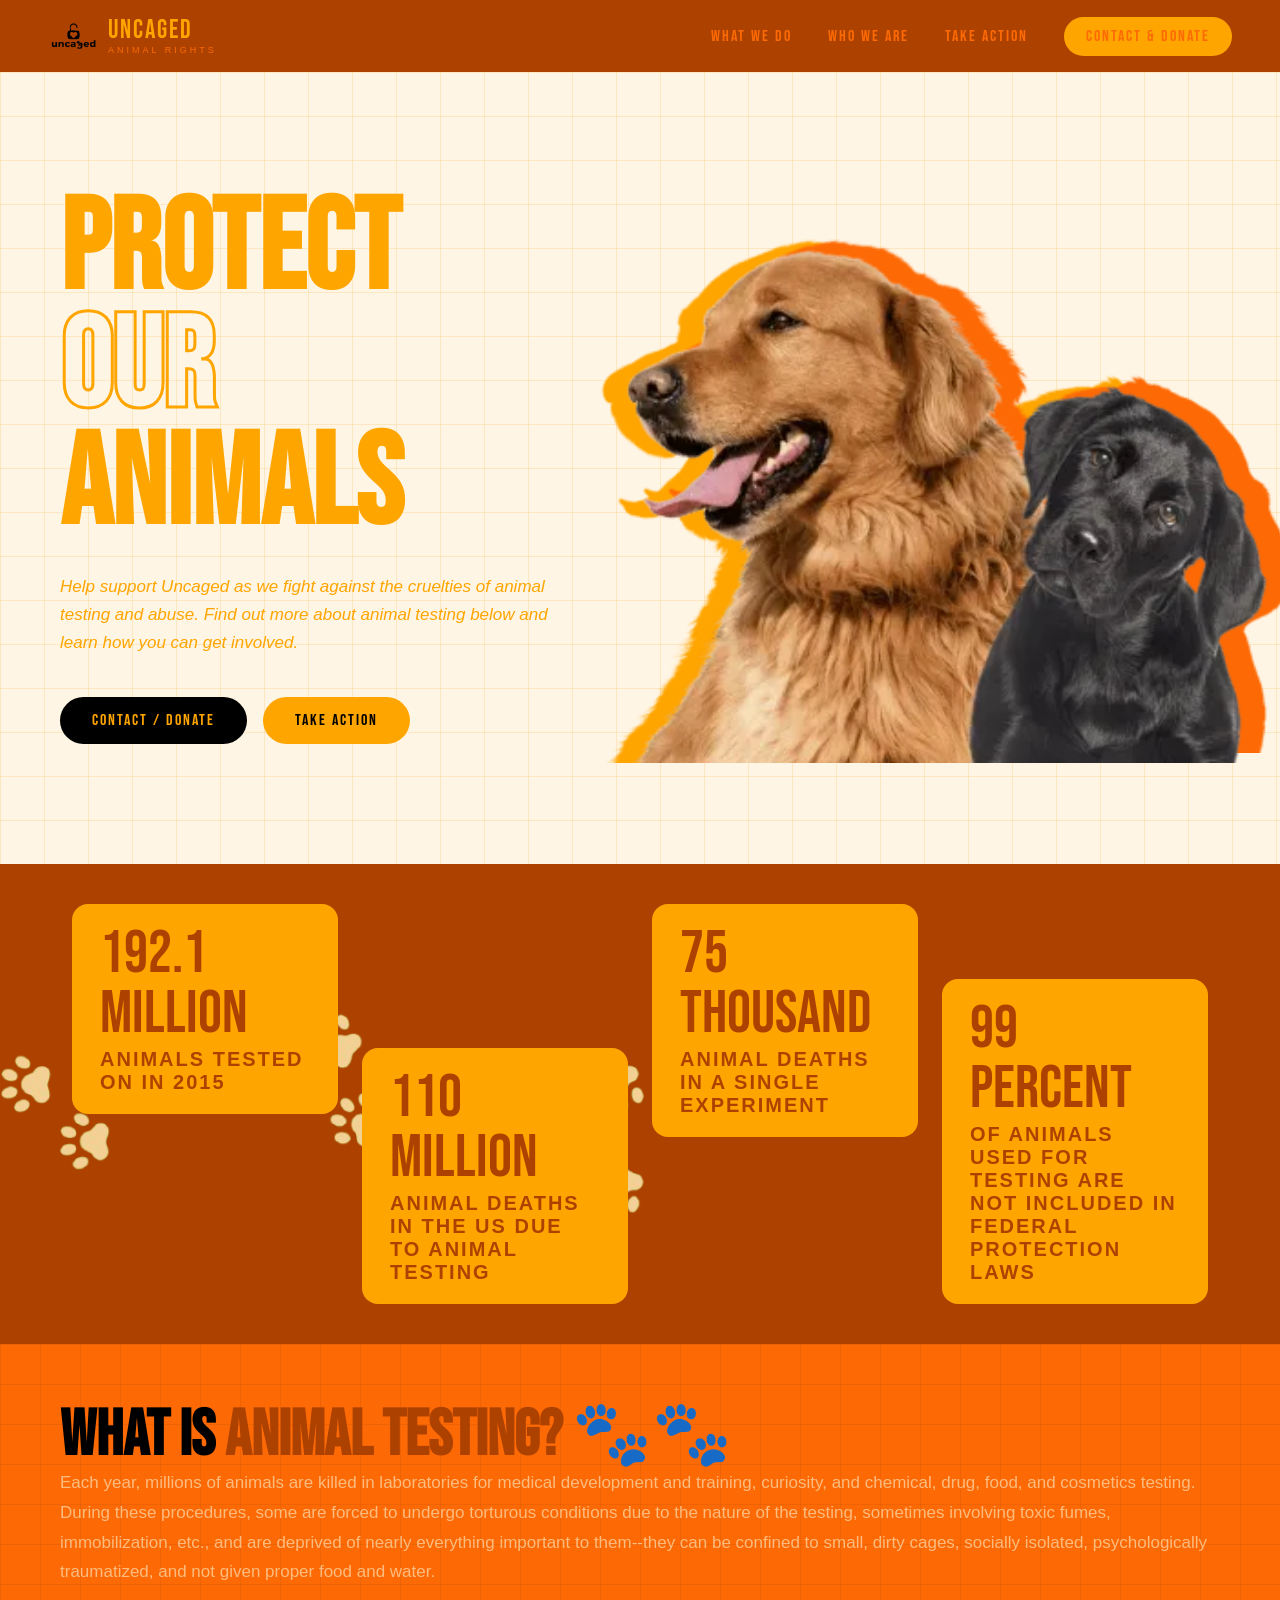
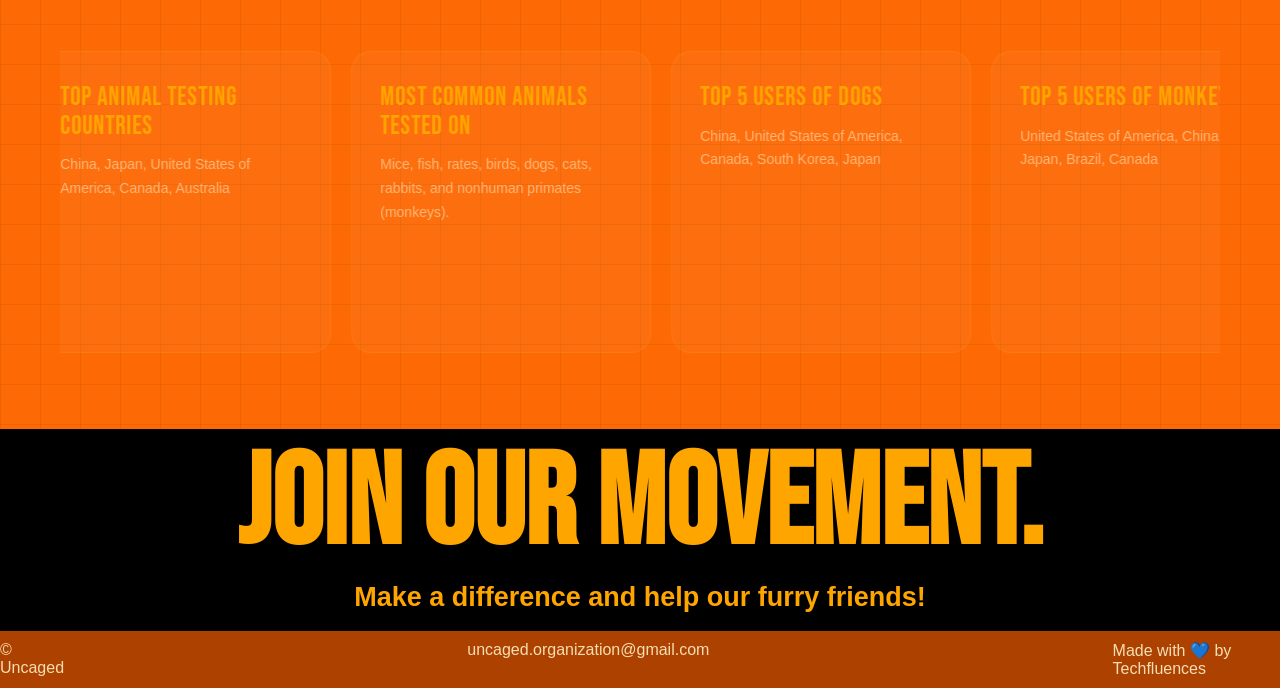
<file: index.html>
<html>
    <head>
        <link rel="stylesheet" href="style.css">
        <meta name="viewport" content="width=device-width, initial-scale=1.0">
        <title>Uncaged</title>
        <link rel="icon" type="image/x-icon" href="uncagedwbg.png">
    </head>

    <body>
        <!-- navbar -->
        <nav>
            <a href="index.html"><div class="logo">
                <img width="50px" src="uncagednobg.png" alt="Uncaged Logo">
                <div>
                    <div class="logo-text">UNCAGED</div>
                    <div class="logo-sub">Animal Rights</div>
                </div>
            </div></a>

            <button class="nav-toggle" aria-label="Toggle menu"><span></span><span></span><span></span></button>
            <ul class="nav-links">
                <li><a href="whatwedo.html">What We Do</a></li>
                <li><a href="whoweare.html">Who We Are</a></li>
                <li><a href="takeaction.html">Take Action</a></li>
                <li><a href="contact.html" class="btn-nav">Contact & Donate</a></li>
            </ul>
        </nav>

        <!-- hero section -->
        <section class="hero">
            <div class="hero-grid"></div>
            <div class="hero-content">
                <div>
                    <h1 class="hero-title">PROTECT<br>
                        <span class="outline">OUR</span><br>
                        ANIMALS
                    </h1>
                    <p class="hero-desc">Help support Uncaged as we fight against the cruelties of animal testing and abuse. Find out more about animal testing below and learn how you can get involved.</p>
                
                    <div class="hero-btns">
                        <a href="contact.html" class="btn btn-primary">Contact / Donate</a>
                        <a href="takeaction.html" class="btn btn-secondary">Take Action</a>
                    </div>
                </div>
            </div>

            <div class="hero-img">
                <img src="herodog.png">
            </div>
        </section>

        <!--stats section (the vision for this section is like a pawprint map path typa thing)-->
        <section class="stats">
            <div class="footsteps">
                <img height="400" src="pawprintpath.png">
                <img height="400" src="pawprintpath.png">
            </div>
            <div class="paw-path">
                <div class="paw-step top">
                    <div class="stat-card">
                        <div class="stat-num">192.1 million</div>
                        <div class="stat-label">animals tested on in 2015</div>
                    </div>
                </div>

                <div class="paw-step bottom">
                    <div class="stat-card">
                        <div class="stat-num">110 million</div>
                        <div class="stat-label">animal deaths in the US due to animal testing</div>
                    </div>
                </div>

                <div class="paw-step top">
                    <div class="stat-card">
                        <div class="stat-num">75 thousand</div>
                        <div class="stat-label">animal deaths in a single experiment</div>
                    </div>
                </div>

                <div class="paw-step bottom">
                    <div class="stat-card">
                            <div class="stat-num">99 percent</div>
                            <div class="stat-label">of animals used for testing are not included in federal protection laws</div>
                    </div>
                </div>
            </div>
        </section>

        <!-- animal testing info section -->
        <section class="animaltesting">
            <div class="testing-header">
                <h2 class="section-title">What Is <span>Animal Testing? 🐾🐾</span></h2>
                <p class="testing-desc">Each year, millions of animals are killed in laboratories for medical development and training, curiosity, and chemical, drug, food, and cosmetics testing. During these procedures, some are forced to undergo torturous conditions due to the nature of the testing, sometimes involving toxic fumes, immobilization, etc., and are deprived of nearly everything important to them--they can be confined to small, dirty cages, socially isolated, psychologically traumatized, and not given proper food and water.</p>
            </div>

            <div class="facts-scroll-wrapper">
            <div class="facts-grid" id="factsGrid">
                <div class="fact-card">
                    <div class="fact-title">Top animal testing countries</div>
                    <p class="fact-body">China, Japan, United States of America, Canada, Australia</p>
                </div>
                <div class="fact-card">
                    <div class="fact-title">Most common animals tested on</div>
                    <p class="fact-body">Mice, fish, rates, birds, dogs, cats, rabbits, and nonhuman primates (monkeys).</p>
                </div>
                <div class="fact-card">
                    <div class="fact-title">Top 5 users of dogs</div>
                    <p class="fact-body">China, United States of America, Canada, South Korea, Japan</p>
                </div>
                <div class="fact-card">
                    <div class="fact-title">Top 5 users of monkeys</div>
                    <p class="fact-body">United States of America, China, Japan, Brazil, Canada</p>
                </div>
                <div class="fact-card">
                    <div class="fact-title">How many animals were hurt?</div>
                    <p class="fact-body">The most reliable number we have is from 2015. 192.1 million animals--including the 80 million experimented on and millions of others killed for their tissue or used for genetic modification--were subjected to this cruelty in a single year.</p>
                </div>
                <div class="fact-card">
                    <div class="fact-title">Current protection</div>
                    <p class="fact-body">The Animal Welfare Act, passed in 1966, regulates the transportation of animals in experimentation but <em>not the actual experiments themselves.</em>Reportedly, almost 99% of animals used in animal testing are not protected in any way by the AWA.</p>
                </div>
            </div>
            </div>
        </section>

        <!-- join our movmeent!!! -->
        <section class="joinourmovement" align="center">
            <h1 class="join-title">JOIN OUR MOVEMENT.</h1>
            <p class="join-desc">Make a difference and help our furry friends!</p>
        </section>

        <!-- footer -->
        <footer>
            <p> © Uncaged</p>

            <p>uncaged.organization@gmail.com</p>

            <a class="credit" href="https://techfluences.org">Made with 💙 by Techfluences</a>
        </footer>

        <script src="script.js"></script>
        <script src="nav.js"></script>
    </body>
</html>
</file>
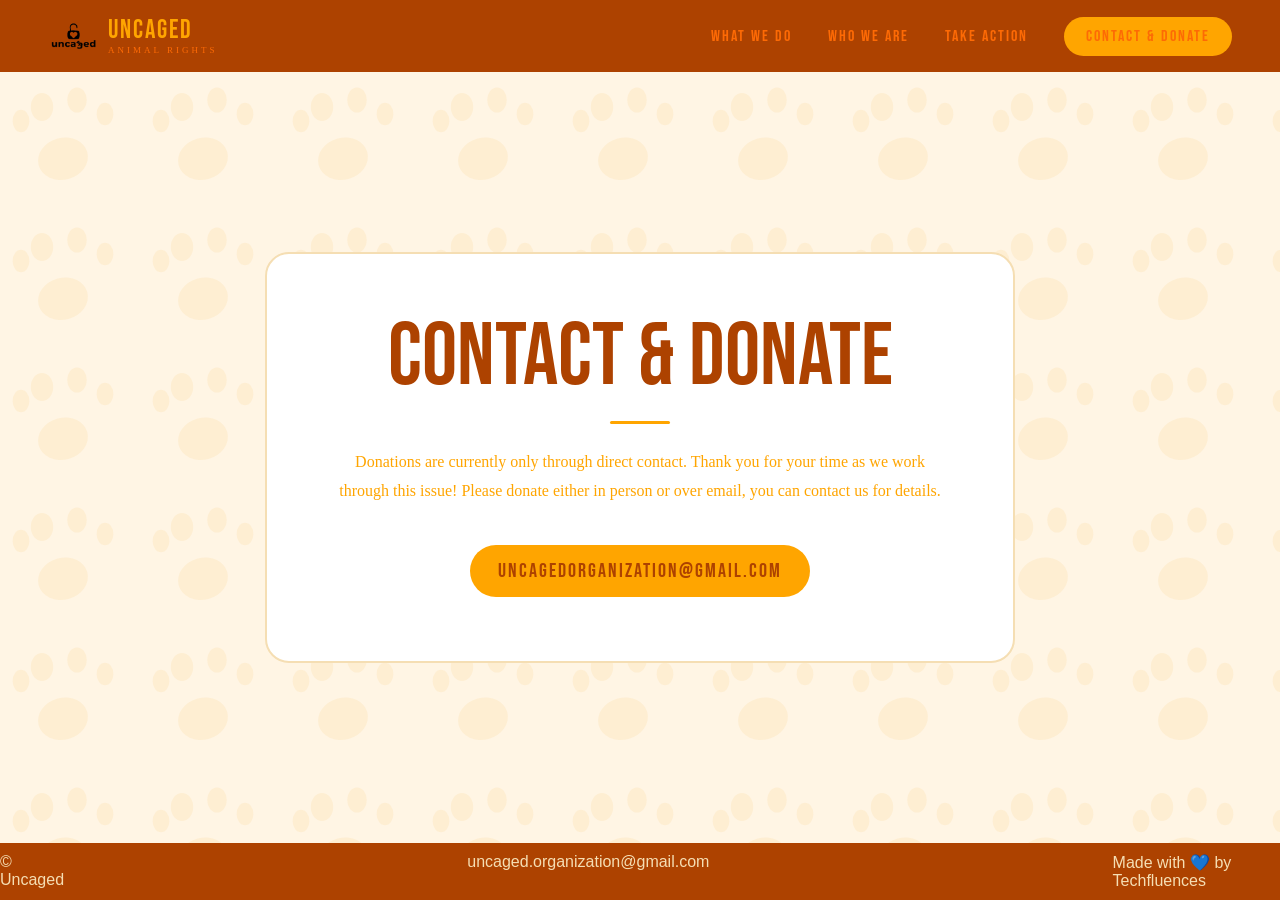
<file: contact.html>
<html>
    <head>
        <link rel="stylesheet" href="contact.css">
        <meta name="viewport" content="width=device-width, initial-scale=1.0">
        <title>Uncaged</title>
        <link rel="icon" type="image/x-icon" href="uncagedwbg.png">
    </head>
    <body>
        <!-- navbar -->
        <nav>
            <a href="index.html"><div class="logo">
                <img width="50px" src="uncagednobg.png" alt="Uncaged Logo">
                <div>
                    <div class="logo-text">UNCAGED</div>
                    <div class="logo-sub">Animal Rights</div>
                </div>
            </div></a>

            <button class="nav-toggle" aria-label="Toggle menu"><span></span><span></span><span></span></button>
            <ul class="nav-links">
                <li><a href="whatwedo.html">What We Do</a></li>
                <li><a href="whoweare.html">Who We Are</a></li>
                <li><a href="takeaction.html">Take Action</a></li>
                <li><a href="contact.html" class="btn-nav">Contact & Donate</a></li>
            </ul>
        </nav>

        <!-- main card area -->
        <div class="page">
            <div class="donate-card">
                <div class="donate-title">CONTACT & DONATE</div>
                <div class="donate-divider"></div>
                <p class="donate-body">Donations are currently only through direct contact. Thank you for your time as we work through this issue! Please donate either in person or over email, you can contact us for details.</p>
                <a class="donate-email" href="mailto:uncagedorganization@gmail.com">uncagedorganization@gmail.com</a>
            </div>
        </div>
        
        <!-- footer -->
        <footer>
            <p> © Uncaged</p>

            <p>uncaged.organization@gmail.com</p>

            <a class="credit" href="https://techfluences.org">Made with 💙 by Techfluences</a>
        </footer>
        <script src="nav.js"></script>
    </body>
</html>
</file>
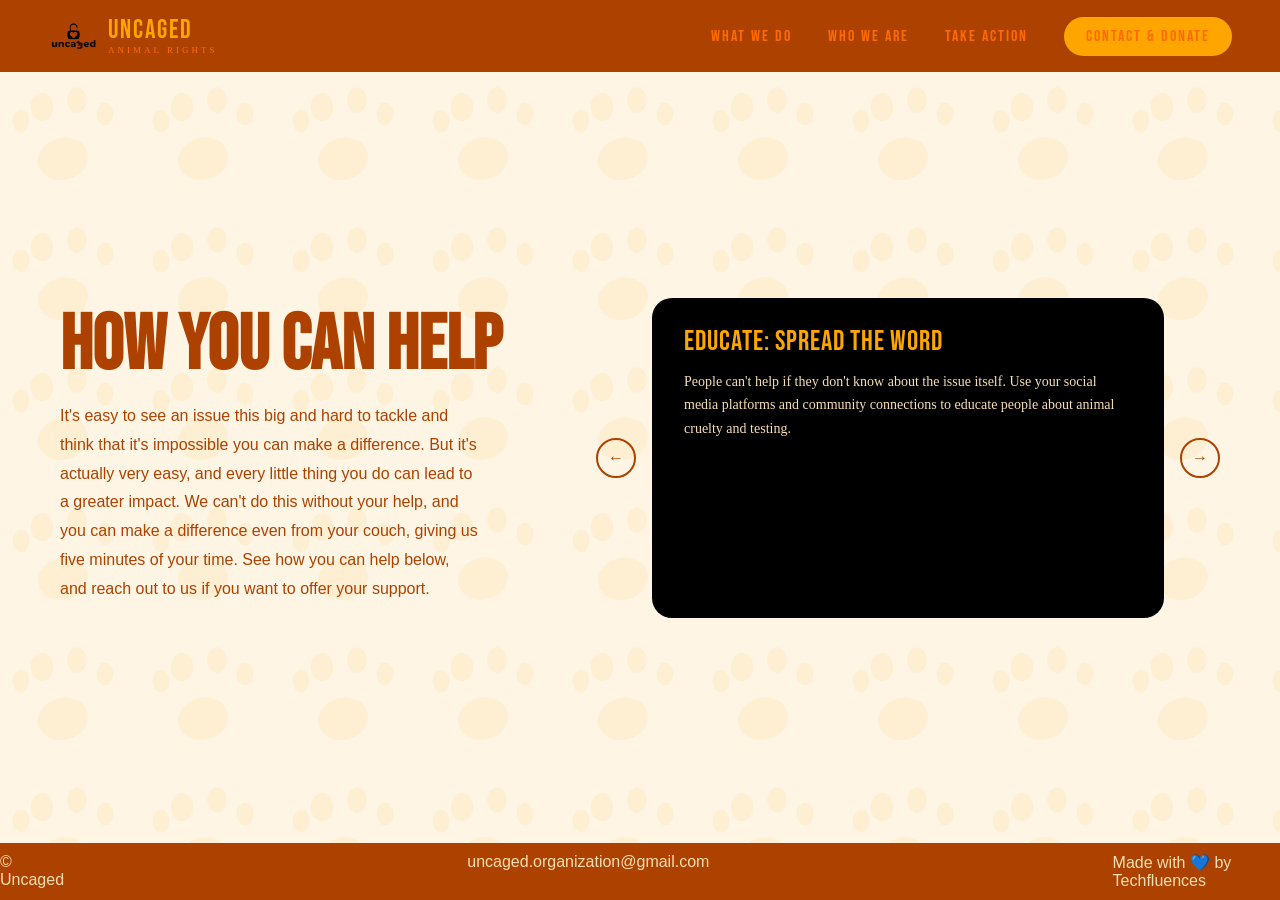
<file: takeaction.html>
<html>
    <head>
        <link rel="stylesheet" href="takeaction.css">
        <meta name="viewport" content="width=device-width, initial-scale=1.0">
        <title>Uncaged</title>
        <link rel="icon" type="image/x-icon" href="uncagedwbg.png">
    </head>
    <body>
        <!-- navbar -->
        <nav>
            <a href="index.html"><div class="logo">
                <img width="50px" src="uncagednobg.png" alt="Uncaged Logo">
                <div>
                    <div class="logo-text">UNCAGED</div>
                    <div class="logo-sub">Animal Rights</div>
                </div>
            </div></a>

            <button class="nav-toggle" aria-label="Toggle menu"><span></span><span></span><span></span></button>
            <ul class="nav-links">
                <li><a href="whatwedo.html">What We Do</a></li>
                <li><a href="whoweare.html">Who We Are</a></li>
                <li><a href="takeaction.html">Take Action</a></li>
                <li><a href="contact.html" class="btn-nav">Contact & Donate</a></li>
            </ul>
        </nav>

        <div class="page-content">
            <!-- paragraph content -->
            <div>
                <h1 class="page-title">HOW YOU CAN HELP</h1>
                <p class="page-body">It's easy to see an issue this big and hard to tackle and think that it's impossible you can make a difference. But it's actually very easy, and every little thing you do can lead to a greater impact. We can't do this without your help, and you can make a difference even from your couch, giving us five minutes of your time. See how you can help below, and reach out to us if you want to offer your support.</p>
            </div>

            <!-- six subcategories -->
            <div class="slideshow-row">
                <button class="arrow" id="prev">←</button>
                <div class="card-box">
                    <div class="slide active">
                        <div class="slide-title">EDUCATE: SPREAD THE WORD</div>
                        <p class="slide-body">People can't help if they don't know about the issue itself. Use your social media platforms and community connections to educate people about animal cruelty and testing.</p>
                    </div>
                    <div class="slide">
                        <div class="slide-title">DONATE: OFFER YOUR SUPPORT</div>
                        <p class="slide-body">With funding, we can do so much more. Even just five dollars can make an impact. We are connected to different major organizations, and your donations can greatly aid in our cause and theirs as well.</p>
                    </div>
                    <div class="slide">
                        <div class="slide-title">VOLUNTEER: OFFER YOUR SERVICES</div>
                        <p class="slide-body">If you have invaluable skills, with technology, outreach, etc., your help would be greatly appreciated! We can make a bigger impact with your help and you can spend your time working with us to support our animal friends.</p>
                    </div>
                    <div class="slide">
                        <div class="slide-title">COMMUNITY: GET INVOLVED</div>
                        <p class="slide-body">Countless shelters and pounds are located in neighborhoods across the United States. Get involved with your local shelter. Volunteer, connect with the animals, or donate to the shelters to support animals that may have undergone testing conditions or are suffering.</p>
                    </div>
                    <div class="slide">
                        <div class="slide-title">ADOPT: CREATE A SAFE SPACE</div>
                        <p class="slide-body">After undergoing testing, many animals are sent to shelters or pounds, where they are often killed or put down. You can help by adopting or fostering these animals, providing a safe space for them to heal and be happy.</p>
                    </div>
                    <div class="slide">
                        <div class="slide-title">OUTREACH: FIGHT BACK</div>
                        <p class="slide-body">We need to fight this problem directly at the root. You can research animal testing and cruelty and reach out to local politicians, offices, and people in power. These people can help create new laws and truly fight for this issue and provide premanent solutions to animal cruelty.</p>
                    </div>
                </div>
                <button class="arrow" id="next">→</button>
            </div>
        </div>

        <!-- footer -->
        <footer>
            <p> © Uncaged</p>

            <p>uncaged.organization@gmail.com</p>

            <a class="credit" href="https://techfluences.org">Made with 💙 by Techfluences</a>
        </footer>

        <script src="takeaction.js"></script>
        <script src="nav.js"></script>
    </body>
</html>
</file>
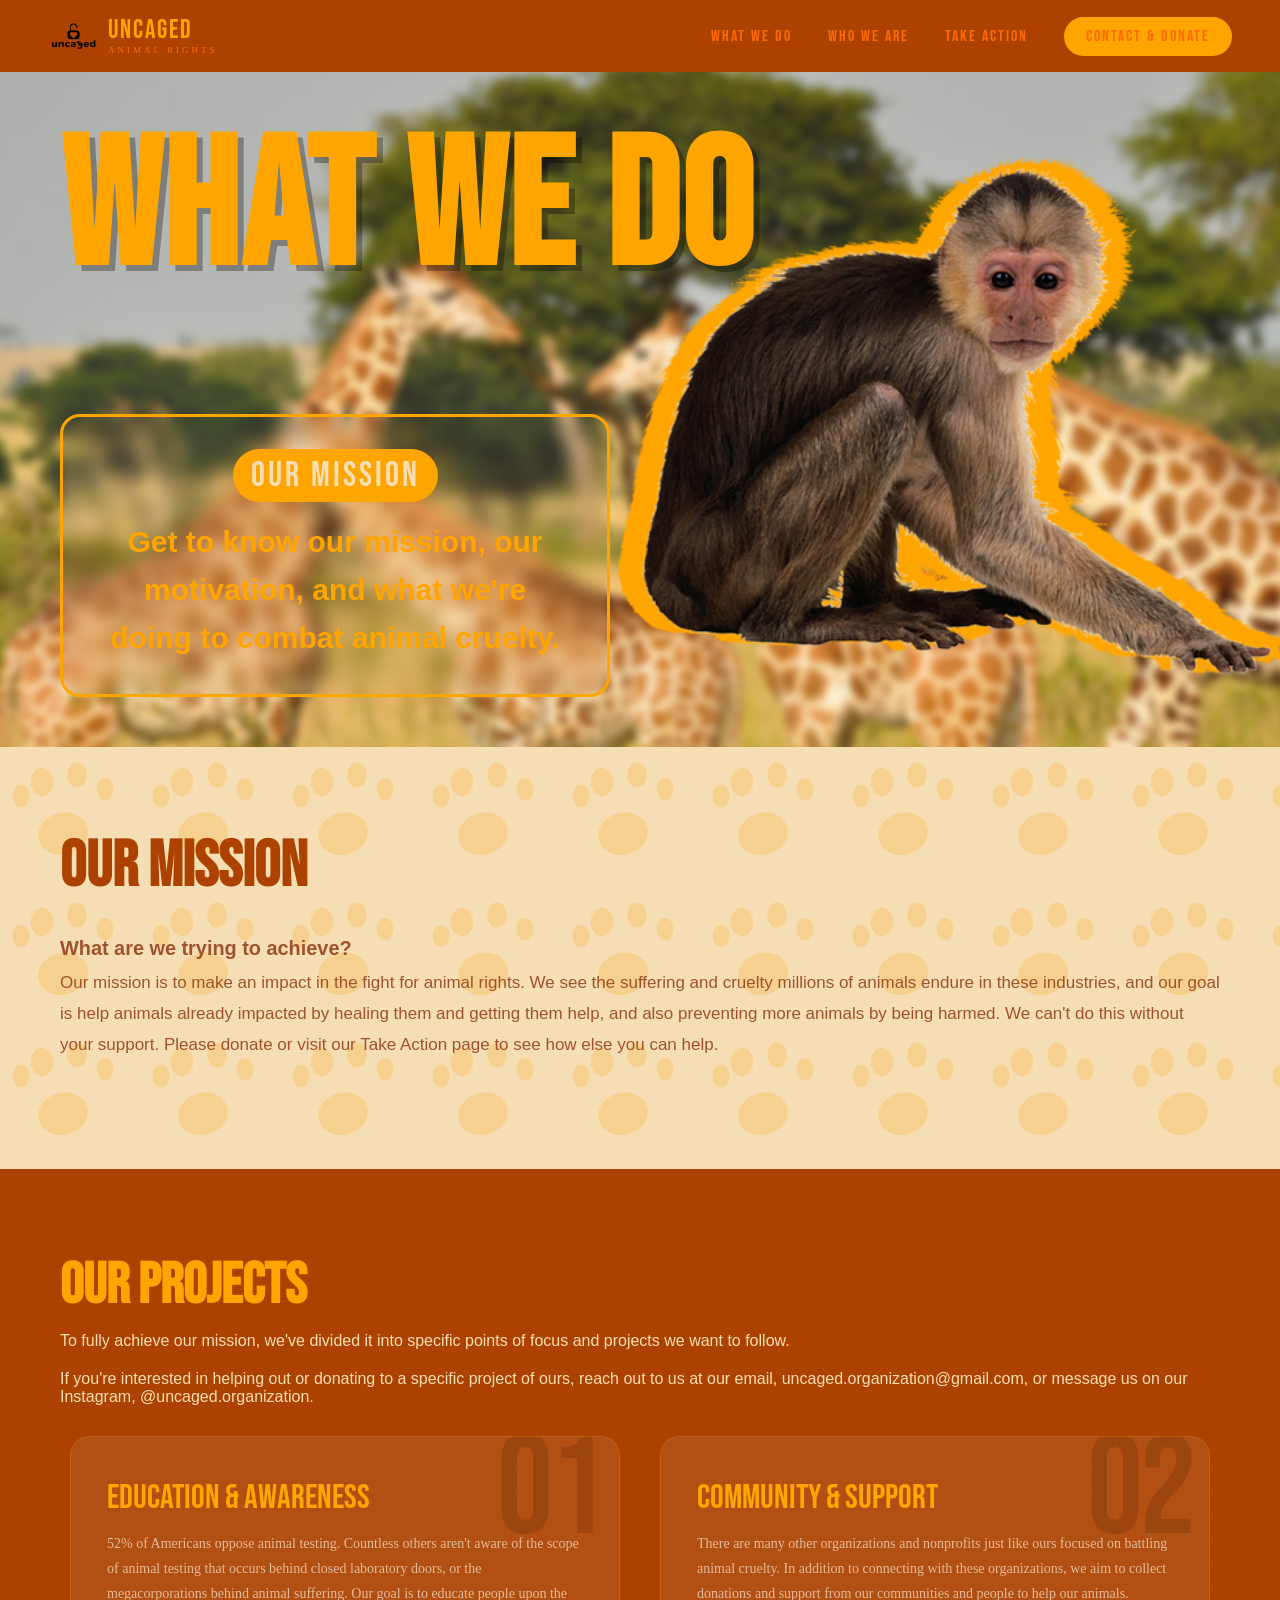
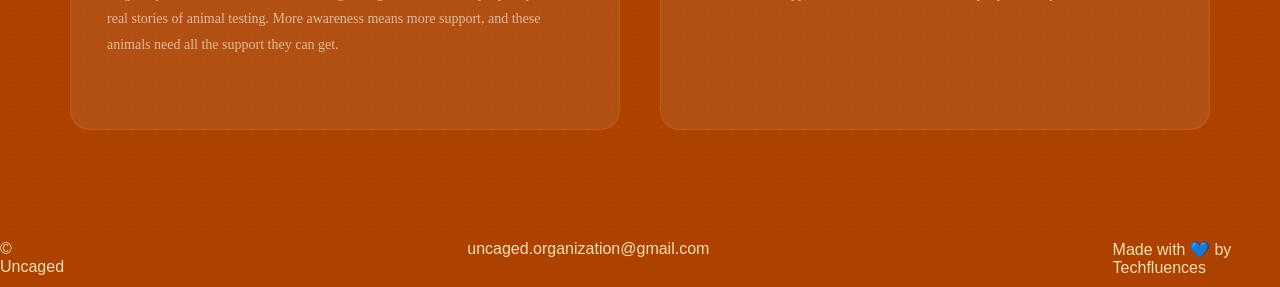
<file: whatwedo.html>
<html>
    <head>
        <link rel="stylesheet" href="whatwedo.css">
        <meta name="viewport" content="width=device-width, initial-scale=1.0">
        <title>Uncaged</title>
        <link rel="icon" type="image/x-icon" href="uncagedwbg.png">
    </head>
    <body>
        <!-- navbar -->
        <nav>
            <a href="index.html"><div class="logo">
                <img width="50px" src="uncagednobg.png" alt="Uncaged Logo">
                <div>
                    <div class="logo-text">UNCAGED</div>
                    <div class="logo-sub">Animal Rights</div>
                </div>
            </div></a>

            <button class="nav-toggle" aria-label="Toggle menu"><span></span><span></span><span></span></button>
            <ul class="nav-links">
                <li><a href="whatwedo.html">What We Do</a></li>
                <li><a href="whoweare.html">Who We Are</a></li>
                <li><a href="takeaction.html">Take Action</a></li>
                <li><a href="contact.html" class="btn-nav">Contact & Donate</a></li>
            </ul>
        </nav>

        <!-- hero/intro section -->
        <section class="hero">
            <div class="hero-bg"></div>
            <div class="hero-inner">
                <h1 class="hero-title">WHAT WE DO</h1>
            </div>

            <div class="hero-mission-card">
                <div class="hmc-tag">OUR MISSION</div>
                <p class="hmc-text">Get to know our mission, our motivation, and what we're doing to combat animal cruelty.</p>
            </div>

            <div class="hero-animal">
                <img src="monkey.png">
            </div>
        </section>

        <!-- mission -->
        <section class="mission">
            <h2 class="mission-title">OUR MISSION</h2>
            <div class="mission-body">
                <h3>What are we trying to achieve?</h3>
                <p>Our mission is to make an impact in the fight for animal rights. We see the suffering and cruelty millions of animals endure in these industries, and our goal is help animals already impacted by healing them and getting them help, and also preventing more animals by being harmed. We can't do this without your support. Please donate or visit our Take Action page to see how else you can help.</p>
            </div>
        </section>

        <!-- projects -->
        <section class="projects">
            <div class="projects-inner">
                <h2 class="projects-title">OUR PROJECTS</h2>
                <p class="projects-body">To fully achieve our mission, we've divided it into specific points of focus and projects we want to follow.</p>
                <p class="projects-body">If you're interested in helping out or donating to a specific project of ours, reach out to us at our email, uncaged.organization@gmail.com, or message us on our Instagram, @uncaged.organization.</p>

                <div class="project-cards">
                    <div class="project-card" data-num="01">
                        <div class="project-title">Education & Awareness</div>
                        <p class="project-body">52% of Americans oppose animal testing. Countless others aren't aware of the scope of animal testing that occurs behind closed laboratory doors, or the megacorporations behind animal suffering. Our goal is to educate people upon the real stories of animal testing. More awareness means more support, and these animals need all the support they can get.</p>
                    </div>

                    <div class="project-card" data-num="02">
                        <div class="project-title">Community & Support</div>
                        <p class="project-body">There are many other organizations and nonprofits just like ours focused on battling animal cruelty. In addition to connecting with these organizations, we aim to collect donations and support from our communities and people to help our animals.</p>
                    </div>
                </div>
            </div>
        </section>

        <!-- footer -->
        <footer>
            <p> © Uncaged</p>

            <p>uncaged.organization@gmail.com</p>

            <a class="credit" href="https://techfluences.org">Made with 💙 by Techfluences</a>
        </footer>
        <script src="nav.js"></script>
    </body>
</html>
</file>
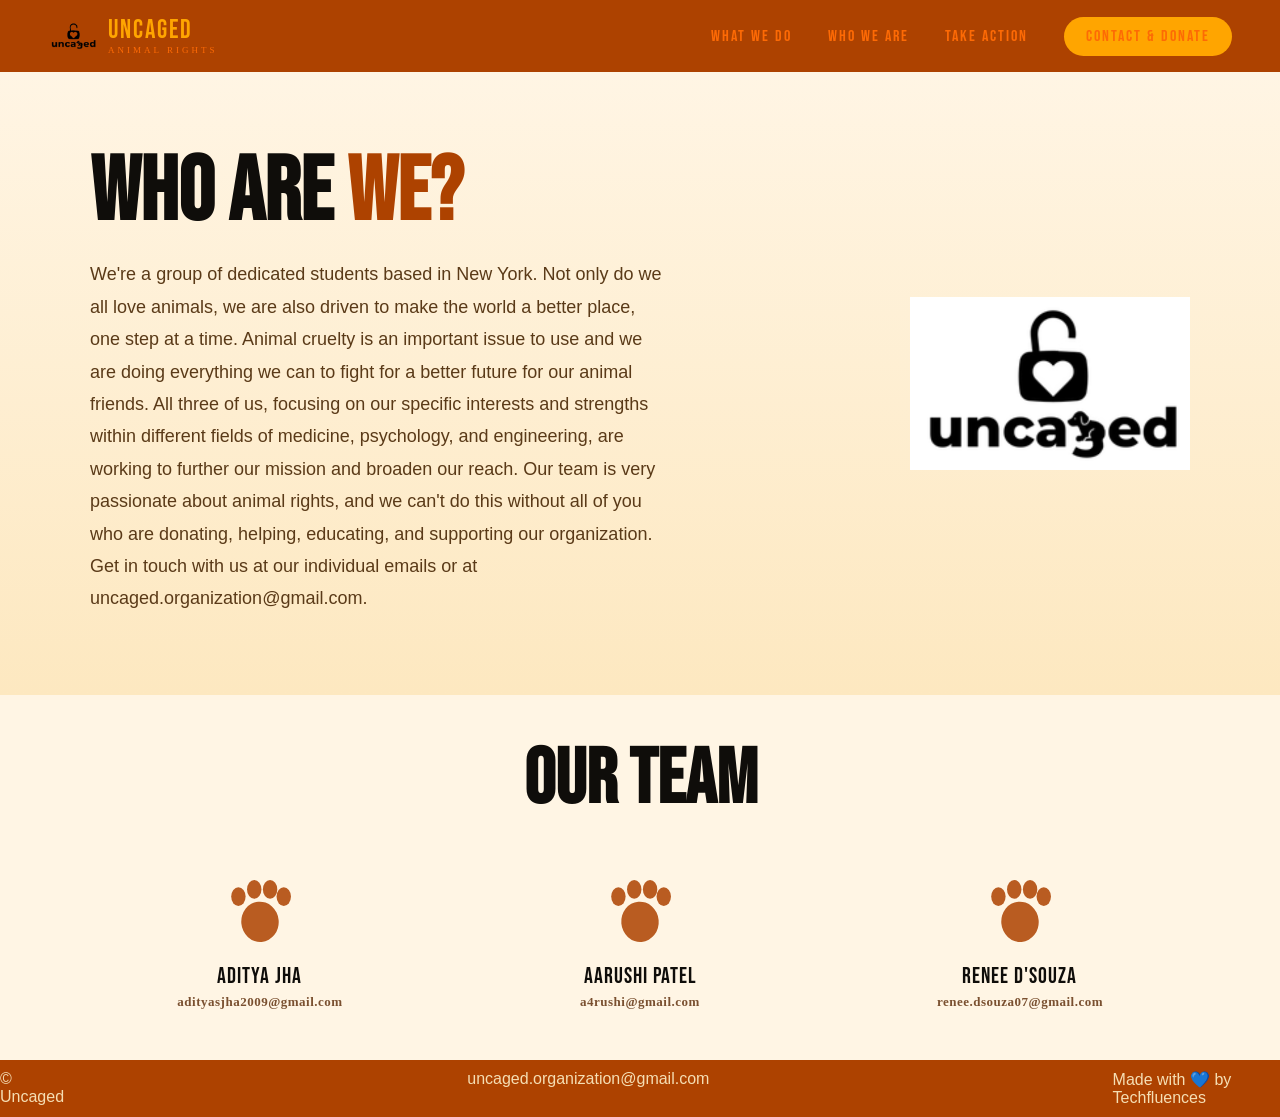
<file: whoweare.html>
<html>
    <head>
        <link rel="stylesheet" href="whoweare.css">
        <meta name="viewport" content="width=device-width, initial-scale=1.0">
        <title>Uncaged</title>
        <link rel="icon" type="image/x-icon" href="uncagedwbg.png">
    </head>
    <body>
        <!-- navbar -->
        <nav>
            <a href="index.html"><div class="logo">
                <img width="50px" src="uncagednobg.png" alt="Uncaged Logo">
                <div>
                    <div class="logo-text">UNCAGED</div>
                    <div class="logo-sub">Animal Rights</div>
                </div>
            </div></a>

            <button class="nav-toggle" aria-label="Toggle menu"><span></span><span></span><span></span></button>
            <ul class="nav-links">
                <li><a href="whatwedo.html">What We Do</a></li>
                <li><a href="whoweare.html">Who We Are</a></li>
                <li><a href="takeaction.html">Take Action</a></li>
                <li><a href="contact.html" class="btn-nav">Contact & Donate</a></li>
            </ul>
        </nav>

        <!-- who we are section -->
        <section class="who-section">
            <div class="who-inner">
                <div class="who-text">
                    <h1 class="who-title">Who Are <span>We?</span></h1>
                    <p class="who-body">We're a group of dedicated students based in New York. Not only do we all love animals, we are also driven to make the world a better place, one step at a time. Animal cruelty is an important issue to use and we are doing everything we can to fight for a better future for our animal friends. All three of us, focusing on our specific interests and strengths within different fields of medicine, psychology, and engineering, are working to further our mission and broaden our reach. Our team is very passionate about animal rights, and we can't do this without all of you who are donating, helping, educating, and supporting our organization. Get in touch with us at our individual emails or at uncaged.organization@gmail.com.</p>
                </div>
                <div class="who-logo">
                    <img class="who-logo" src="uncagedwbg.png">
                </div>
            </div>
        </section>

        <!-- team section -->
        <section class="team">
            <h2 class="team-title">Our Team</h2>
            <div class="team-grid">
                <div class="team-member">
                    <div class="team-paw">
                        <svg viewBox="0 0 100 100" xmlns="http://www.w3.org/2000/svg">
                            <ellipse cx="20" cy="30" rx="10" ry="13"/>
                            <ellipse cx="42" cy="20" rx="10" ry="13"/>
                            <ellipse cx="64" cy="20" rx="10" ry="13"/>
                            <ellipse cx="83" cy="30" rx="10" ry="13"/>
                            <ellipse cx="50" cy="65" rx="26" ry="28" transform="rotate(-5 50 65)"/>
                        </svg>
                    </div>
                    <div class="team-name">Aditya Jha</div>
                    <div class="team-role">adityasjha2009@gmail.com</div>
                </div>

                <div class="team-member">
                    <div class="team-paw">
                        <svg viewBox="0 0 100 100" xmlns="http://www.w3.org/2000/svg">
                            <ellipse cx="20" cy="30" rx="10" ry="13"/>
                            <ellipse cx="42" cy="20" rx="10" ry="13"/>
                            <ellipse cx="64" cy="20" rx="10" ry="13"/>
                            <ellipse cx="83" cy="30" rx="10" ry="13"/>
                            <ellipse cx="50" cy="65" rx="26" ry="28" transform="rotate(-5 50 65)"/>
                        </svg>
                    </div>
                    <div class="team-name">Aarushi Patel</div>
                    <div class="team-role">a4rushi@gmail.com</div>
                </div>

                <div class="team-member">
                    <div class="team-paw">
                        <svg viewBox="0 0 100 100" xmlns="http://www.w3.org/2000/svg">
                            <ellipse cx="20" cy="30" rx="10" ry="13"/>
                            <ellipse cx="42" cy="20" rx="10" ry="13"/>
                            <ellipse cx="64" cy="20" rx="10" ry="13"/>
                            <ellipse cx="83" cy="30" rx="10" ry="13"/>
                            <ellipse cx="50" cy="65" rx="26" ry="28" transform="rotate(-5 50 65)"/>
                        </svg>
                    </div>
                    <div class="team-name">Renee D'Souza</div>
                    <div class="team-role">renee.dsouza07@gmail.com</div>
                </div>
            </div>
        </section>

        <!-- footer -->
        <footer>
            <p> © Uncaged</p>

            <p>uncaged.organization@gmail.com</p>

            <a class="credit" href="https://techfluences.org">Made with 💙 by Techfluences</a>
        </footer>
        <script src="nav.js"></script>
    </body>
</html>
</file>
<file: style.css>
@import url('https://fonts.googleapis.com/css2?family=Bebas+Neue&display=swap');

/* general */
* {
    margin: 0;
    padding: 0;
    box-sizing: border-box;
}

html{
    scroll-behavior: smooth;
}

body{
    background: #FFF5E4;
    color: black;
    overflow-x: hidden;
    font-family: sans-serif;
    display: flex;
    flex-direction: column;
    min-height: 100vh;
}
a{
    text-decoration: none;
}

/* navbar */
nav{
    background: #ad4200;
    display: flex;
    align-items: center;
    justify-content: space-between;
    padding: 0 48px;
    height: 72px;
    position: sticky;
    top: 0;
    z-index: 100;
    margin:0;
}

.logo{
    display: flex;
    align-items: center;
    gap: 10px;
    text-decoration: none;
}

.logo-icon{
    width: 38px;
    height: 38px;
}

.logo-text{
    font-family: 'Bebas Neue', sans-serif;
    font-size: 26px;
    color: orange;
    letter-spacing: 2px;
    line-height: 1;
    text-decoration: none;
}

.logo-sub{
    font-size:9px;
    letter-spacing: 3px;
    color: #fd6a05;
    text-transform: uppercase;
    line-height: 1;
    margin-top: 2px;
    text-decoration:none;
}

.nav-links{
    display: flex;
    align-items: center;
    gap: 36px;
    list-style: none;
}

.nav-links a{
    font-family: "Bebas Neue", sans-serif;
    font-size: 16px;
    letter-spacing: 2px;
    color: #fd6a05;
    text-decoration: none;
    transition: color .2s;
}

.nav-links a:hover{
    color: orange;
}

.btn-nav{
    background: orange;
    color: black;
    padding: 10px 22px;
    border-radius: 50px;
    font-family: 'Bebas Neue', sans-serif;
    font-size: 15px;
    letter-spacing: 2px;
    transition: background .2s, transform .15s;
}

.btn-nav:hover{
    background: #ad4200;
    transform: scale(1.04);
}

/* hero section */
.hero{
    position: relative;
    overflow: hidden;
    display: flex;
    align-items: center;
    justify-content: space-between;
    min-height: 88vh;
}

.hero-grid{
    position: absolute;
    inset: 0;
    background-image: linear-gradient(rgb(245, 166,35,0.18) 1px, transparent 1px), linear-gradient(90deg, rgb(245, 166, 35, 0.18) 1px, transparent 1px);
    background-size: 44px 44px;
}

.hero-content{
    position: relative;
    z-index: 2;
    padding: 80px 60px;
    flex: 1;
}

.hero-title {
    font-family: "Bebas Neue", sans-serif;
    font-size: clamp(72px, 10vw, 130px);
    line-height: .92;
    color: orange;
}

.hero-title .outline{
    -webkit-text-stroke: 3px orange;
    color: transparent;
}
.hero-desc{
    color: orange;
    margin-top: 28px;
    font-size: 17px;
    line-height: 1.65;
    max-width: 520px;
    font-style: italic;
}
.hero-btns{
    display: flex;
    gap: 16px;
    margin-top: 40px;
    flex-wrap: wrap;
}

.btn{
    display: inline-flex;
    align-items: center;
    gap: 8px;
    padding: 14px 32px;
    border-radius: 50px;
    font-family: 'Bebas Neue', sans-serif;
    font-size: 16px;
    letter-spacing: 2px;
    cursor: pointer;
    border: none;
    text-decoration: none;
    transition: transform .2s, box-shadow .2s;
}

.btn:hover{
    transform: translateY(-2px);
    box-shadow: 0 8px 2 4px rgba(0,0,0,.18);
}
.btn-primary{
    background: black;
    color: orange;
}
.btn-secondary{
    background: orange;
    color: black;
}

/* dog pic */
.hero-img{
    position: relative;
    z-index: 2;
    width: 52%;
    display: flex;
    align-items: flex-end;
    justify-content: flex-end;
    pointer-events: none;
}

.hero-img img{
    width: 100%;
    object-fit: contain;
    filter: drop-shadow(25px -10px 0 #fd6a05) drop-shadow(-25px 0px 0 orange);
}

/* stats */
.stats{
    background:  #ad4200;
    padding: 40px 60px;
    overflow: hidden;
    position: relative;
}
.paw-path{
    z-index:0;
    position: relative;
    display: flex;
    flex-direction: row;
    align-items: stretch;
    height:400px;
}
.paw-step{
    flex:1;
    display: flex;
    padding: 0 12px;
}
.paw-step.top{
    align-items:flex-start;
}
.paw-step.bottom {
    align-items:flex-end;
}
.stat-card{
    background: orange;
    border-radius: 16px;
    padding: 20px 28px;
    min-height: 200px;
}
.stat-num{
    font-family: 'Bebas Neue', sans-serif;
    font-size: 60px;
    color: #ad4200;
    line-height: 1;
}
.stat-label{
    font-size: 20px;
    letter-spacing: 2px;
    text-transform: uppercase;
    color: #ad4200;
    margin-top: 4px;
    font-weight: 600;
}
.footsteps{
    z-index: 0;
    position: absolute;
    width: 100%;
    top:0;
    left:0;
}

/* animal testing */
.animaltesting{
    background: #fd6a05;
    padding: 60px;
    background-image: linear-gradient(rgba(0,0,0,0.06) 1px, transparent 1px), linear-gradient(90deg, rgba(0,0,0,0.06) 1px, transparent 1px);
    background-size: 40px 40px;
}
.testing::before{
    content: 'LAB';
    position:absolute;
    right: -10px;
    bottom: -20px;
    font-family: 'Bebas Neue', sans-serif;
    font-size: 280x;
    color: rgba(245, 166,35, 0.04);
    line-height:1;
    pointer-events:none;
    letter-spacing:-4px;
}
.testing-header{
    margin-bottom: 64px;
}
.testing .section-title{
    color: orange;
    margin-bottom: 24px;
}
.testing-desc{
    font-size:17px;
    line-height: 1.75;
    color: rgba(253, 232, 192, 0.65);
}
.facts-scroll-wrapper{
    width: 100%;
    overflow: hidden;
    padding-bottom: 16px;
}
.facts-grid{
    display: flex;
    flex-direction: row;
    flex-wrap: nowrap;
    gap: 20px;
    width: max-content;
    padding-right: 20px;
    will-change: transform;
}
.fact-card{
    background: rgba(255,255,255,0.04);
    border: 1.5px solid rgba(245, 166, 35, 0.2);
    border-radius: 20px;
    padding: 32px 28px;
    position: relative;
    transition: border-color .25s, background .25s, transform .25s;
    overflow: hidden;
    min-width: 300px;
    max-width: 300px;
    flex-shrink:0;
}
.fact-card::before{
    content: '';
    position: absolute;
    inset:0;
    background: linear-gradient(135deg, rgba(245,166,35,0.07) 0%, transparent 60%);
    opacity:0;
    transition:opacity .25s;
    border-radius:20px;
}
.fact-card:hover{
    border-color: orange;
    background: rgba(245,166,35,0.07);
    transform: translateY(-4px);
}
.fact-card:hover::before{
    opacity:1;
}
.fact-title{
    font-family: 'Bebas Neue', sans-serif;
    font-size: 26px;
    letter-spacing:1px;
    color: orange;
    margin-bottom: 12px;
    line-height:1.1;
}
.fact-body{
    font-size:14px;
    line-height:1.7;
    color:rgba(253,232,192,0.6);
}
.section-title{
    font-family: 'Bebas Neue', sans-serif;
    font-size: clamp(42px, 5vw, 68px);
    line-height:1;
    color: black;
}
.section-title span{
    color: #ad4200;
}

/* join our movememnent */
.joinourmovement{
    background-color: black;
}
.join-title{
    font-family: "Bebas Neue", sans-serif;
    font-size: clamp(72px, 10vw, 130px);
    color: orange;
    padding-bottom:0px;
    margin-bottom:0px;
}
.join-desc{
    color: orange;
    font-family: sans-serif;
    font-size: 3vh;
    font-weight: bold;
    padding-bottom: 2vh;
}

/* footer */
footer{
    display: flex;
    gap:31.5vw;
    background-color: #ad4200;
    color:wheat;
    font-family: sans-serif;
    padding-top: 10px;
    padding-bottom:10px;
    margin-top: auto;
}
.credit{
    text-decoration: none;
    color:wheat
}

/* responsive */
.nav-toggle{
    display: none;
    width: 44px;
    height: 44px;
    border: none;
    background: transparent;
    cursor: pointer;
    padding: 10px;
    flex-direction: column;
    justify-content: center;
    gap: 5px;
    z-index: 101;
}
.nav-toggle span{
    display: block;
    width: 24px;
    height: 2px;
    background: #fd6a05;
    transition: transform .25s, opacity .25s;
}
nav.nav-open .nav-toggle span:nth-child(1){
    transform: translateY(7px) rotate(45deg);
}
nav.nav-open .nav-toggle span:nth-child(2){ opacity: 0; }
nav.nav-open .nav-toggle span:nth-child(3){
    transform: translateY(-7px) rotate(-45deg);
}

@media (max-width: 900px){
    .nav-toggle{
        display: flex;
    }
    .nav-toggle span{ margin: 0 auto; }
    .nav-links{
        position: fixed;
        top: 0;
        right: 0;
        width: min(280px, 85vw);
        height: 100vh;
        background: #ad4200;
        flex-direction: column;
        justify-content: center;
        gap: 24px;
        padding: 80px 32px 32px;
        box-shadow: -4px 0 20px rgba(0,0,0,.2);
        transform: translateX(100%);
        transition: transform .3s ease;
    }
    nav.nav-open .nav-links{
        transform: translateX(0);
    }
    .nav-links a{ font-size: 18px; }
}
@media (max-width: 768px){
    nav{ padding: 0 20px; }
    .hero{
        flex-direction: column;
        min-height: auto;
        padding-bottom: 40px;
    }
    .hero-content{ padding: 40px 24px; }
    .hero-title{ font-size: clamp(48px, 12vw, 90px); }
    .hero-desc{ font-size: 15px; }
    .hero-img{
        width: 100%;
        max-width: 400px;
        margin: 0 auto;
        justify-content: center;
    }
    .hero-btns{ flex-direction: column; align-items: flex-start; }
    .stats{ padding: 32px 24px; }
    .paw-path{
        flex-direction: column;
        height: auto;
        gap: 24px;
    }
    .paw-step{ padding: 0; }
    .stat-card{ min-height: auto; }
    .stat-num{ font-size: clamp(32px, 8vw, 48px); }
    .stat-label{ font-size: 14px; }
    .footsteps{ display: none; }
    .animaltesting{ padding: 40px 24px; }
    .testing-header{ margin-bottom: 40px; }
    .testing-desc{ font-size: 15px; }
    .join-title{ font-size: clamp(40px, 10vw, 72px); }
    .join-desc{ font-size: clamp(16px, 4vw, 20px); }
    footer{
        flex-direction: column;
        gap: 12px;
        padding: 20px 24px;
        text-align: center;
    }
}
@media (max-width: 480px){
    .logo-text{ font-size: 20px; }
    .hero-content{ padding: 24px 16px; }
    .stat-num{ font-size: 28px; }
    .section-title{ font-size: clamp(32px, 8vw, 42px); }
}
</file>
<file: contact.css>
@import url('https://fonts.googleapis.com/css2?family=Bebas+Neue&display=swap');

/* general */
* {
    margin: 0;
    padding: 0;
    box-sizing: border-box;
}

html{
    scroll-behavior: smooth;
}

body{
    background: #FFF5E4;
    color: black;
    overflow-x: hidden;
    display: flex;
    flex-direction: column;
    min-height: 100vh;
}
a{
    text-decoration: none;
}

/* navbar */
nav{
    background: #ad4200;
    display: flex;
    align-items: center;
    justify-content: space-between;
    padding: 0 48px;
    height: 72px;
    position: sticky;
    top: 0;
    z-index: 100;
    margin:0;
}

.logo{
    display: flex;
    align-items: center;
    gap: 10px;
    text-decoration: none;
}

.logo-icon{
    width: 38px;
    height: 38px;
}

.logo-text{
    font-family: 'Bebas Neue', sans-serif;
    font-size: 26px;
    color: orange;
    letter-spacing: 2px;
    line-height: 1;
    text-decoration: none;
}

.logo-sub{
    font-size:9px;
    letter-spacing: 3px;
    color: #fd6a05;
    text-transform: uppercase;
    line-height: 1;
    margin-top: 2px;
    text-decoration:none;
}

.nav-links{
    display: flex;
    align-items: center;
    gap: 36px;
    list-style: none;
}

.nav-links a{
    font-family: "Bebas Neue", sans-serif;
    font-size: 16px;
    letter-spacing: 2px;
    color: #fd6a05;
    text-decoration: none;
    transition: color .2s;
}

.nav-links a:hover{
    color: orange;
}

.btn-nav{
    background: orange;
    color: black;
    padding: 10px 22px;
    border-radius: 50px;
    font-family: 'Bebas Neue', sans-serif;
    font-size: 15px;
    letter-spacing: 2px;
    transition: background .2s, transform .15s;
}

.btn-nav:hover{
    background: #ad4200;
    transform: scale(1.04);
}

/* main page stylignign */
.page{
    flex:1;
    display: flex;
    align-items:center;
    justify-content:center;
    padding:80px 60px;
    position: relative;
    overflow: hidden;
    background-image: url("data:image/svg+xml,%3Csvg xmlns='http://www.w3.org/2000/svg' width='100' height='100' viewBox='0 0 100 100'%3E%3Cellipse cx='30' cy='25' rx='8' ry='10' fill='%23F5A623' opacity='0.09'/%3E%3Cellipse cx='55' cy='20' rx='7' ry='9' fill='%23F5A623' opacity='0.09'/%3E%3Cellipse cx='75' cy='30' rx='6' ry='8' fill='%23F5A623' opacity='0.09'/%3E%3Cellipse cx='15' cy='35' rx='6' ry='8' fill='%23F5A623' opacity='0.09'/%3E%3Cellipse cx='45' cy='62' rx='18' ry='15' fill='%23F5A623' opacity='0.09' transform='rotate(-15 45 62)'/%3E%3C/svg%3E");
    background-size: 140px 140px;
}

.donate-card{
    background:white;
    border: 2px solid wheat;
    border-radius: 24px;
    padding: 64px 72px;
    max-width:750px;
    width:100%;
    text-align: center;
    position: relative;
    z-index: 1;
}
.donate-title{
    font-family: 'Bebas Neue', sans-serif;
    font-size: clamp(52px, 7vw, 88px);
    line-height: .9;
    color: #ad4200;
    margin-bottom: 8px;
}
.donate-divider{
    width: 60px;
    height:3px;
    background: orange;
    border-radius: 2px;
    margin: 24px auto;
}
.donate-body{
    font-size: 16px;
    line-height: 1.8;
    color: orange;
    margin-bottom: 40px;
}
.donate-email{
    display: inline-flex; 
    align-items: center;
    gap:12px;
    background: orange;
    border-radius: 50px;
    padding: 14px 28px;
    font-family: "Bebas Neue", sans-serif;
    font-size: 20px;
    letter-spacing: 2px;
    color:#ad4200;
}

/* footer */
footer{
    display: flex;
    gap:31.5vw;
    background-color: #ad4200;
    color:wheat;
    font-family: sans-serif;
    padding-top: 10px;
    padding-bottom:10px;
    margin-top: auto;
}
.credit{
    text-decoration: none;
    color:wheat
}

/* responsive*/
.nav-toggle{ display: none; width: 44px; height: 44px; border: none; background: transparent; cursor: pointer; padding: 10px; flex-direction: column; justify-content: center; gap: 5px; z-index: 101; }
.nav-toggle span{ display: block; width: 24px; height: 2px; background: #fd6a05; transition: transform .25s, opacity .25s; margin: 0 auto; }
nav.nav-open .nav-toggle span:nth-child(1){ transform: translateY(7px) rotate(45deg); }
nav.nav-open .nav-toggle span:nth-child(2){ opacity: 0; }
nav.nav-open .nav-toggle span:nth-child(3){ transform: translateY(-7px) rotate(-45deg); }

@media (max-width: 900px){
    .nav-toggle{ display: flex; }
    .nav-links{ position: fixed; top: 0; right: 0; width: min(280px, 85vw); height: 100vh; background: #ad4200; flex-direction: column; justify-content: center; gap: 24px; padding: 80px 32px 32px; box-shadow: -4px 0 20px rgba(0,0,0,.2); transform: translateX(100%); transition: transform .3s ease; }
    nav.nav-open .nav-links{ transform: translateX(0); }
    .nav-links a{ font-size: 18px; }
}
@media (max-width: 768px){
    nav{ padding: 0 20px; }
    .page{ padding: 40px 24px; }
    .donate-card{ padding: 40px 28px; }
    .donate-title{ font-size: clamp(36px, 8vw, 56px); }
    .donate-body{ font-size: 15px; }
    .donate-email{ font-size: 16px; padding: 12px 24px; }
    footer{ flex-direction: column; gap: 12px; padding: 20px 24px; text-align: center; }
}
@media (max-width: 480px){
    .logo-text{ font-size: 20px; }
    .page{ padding: 24px 16px; }
    .donate-card{ padding: 28px 20px; }
}
</file>
<file: takeaction.css>
@import url('https://fonts.googleapis.com/css2?family=Bebas+Neue&display=swap');

/* general */
* {
    margin: 0;
    padding: 0;
    box-sizing: border-box;
}

html{
    scroll-behavior: smooth;
}

body{
    background: #FFF5E4;
    color: black;
    overflow-x: hidden;
    display: flex;
    flex-direction: column;
    min-height: 100vh;
}
a{
    text-decoration: none;
}

/* navbar */
nav{
    background: #ad4200;
    display: flex;
    align-items: center;
    justify-content: space-between;
    padding: 0 48px;
    height: 72px;
    position: sticky;
    top: 0;
    z-index: 100;
    margin:0;
}

.logo{
    display: flex;
    align-items: center;
    gap: 10px;
    text-decoration: none;
}

.logo-icon{
    width: 38px;
    height: 38px;
}

.logo-text{
    font-family: 'Bebas Neue', sans-serif;
    font-size: 26px;
    color: orange;
    letter-spacing: 2px;
    line-height: 1;
    text-decoration: none;
}

.logo-sub{
    font-size:9px;
    letter-spacing: 3px;
    color: #fd6a05;
    text-transform: uppercase;
    line-height: 1;
    margin-top: 2px;
    text-decoration:none;
}

.nav-links{
    display: flex;
    align-items: center;
    gap: 36px;
    list-style: none;
}

.nav-links a{
    font-family: "Bebas Neue", sans-serif;
    font-size: 16px;
    letter-spacing: 2px;
    color: #fd6a05;
    text-decoration: none;
    transition: color .2s;
}

.nav-links a:hover{
    color: orange;
}

.btn-nav{
    background: orange;
    color: black;
    padding: 10px 22px;
    border-radius: 50px;
    font-family: 'Bebas Neue', sans-serif;
    font-size: 15px;
    letter-spacing: 2px;
    transition: background .2s, transform .15s;
}

.btn-nav:hover{
    background: #ad4200;
    transform: scale(1.04);
}

/* left content */
.page-content{
    flex: 1;
    display: grid;
    grid-template-columns: 1fr 1fr;
    align-items: center;
    gap:60px;
    padding: 80px 60px;
    background-image: url("data:image/svg+xml,%3Csvg xmlns='http://www.w3.org/2000/svg' width='100' height='100' viewBox='0 0 100 100'%3E%3Cellipse cx='30' cy='25' rx='8' ry='10' fill='%23F5A623' opacity='0.09'/%3E%3Cellipse cx='55' cy='20' rx='7' ry='9' fill='%23F5A623' opacity='0.09'/%3E%3Cellipse cx='75' cy='30' rx='6' ry='8' fill='%23F5A623' opacity='0.09'/%3E%3Cellipse cx='15' cy='35' rx='6' ry='8' fill='%23F5A623' opacity='0.09'/%3E%3Cellipse cx='45' cy='62' rx='18' ry='15' fill='%23F5A623' opacity='0.09' transform='rotate(-15 45 62)'/%3E%3C/svg%3E");
    background-size: 140px 140px;
}
.page-title{
    font-family: 'Bebas Neue', sans-serif;
    font-size: clamp(48px, 6vw, 80px);
    line-height: .92;
    color: #ad4200;
    margin-bottom:20px;
}

.page-body{
    font-family: sans-serif;
    font-size:16px;
    line-height:1.8;
    color: #ad4200;
    max-width: 420px;
}
/* right content */
.slideshow-row{
    display: flex;
    align-items: center;
    gap: 16px;
}
.arrow{
    width: 40px; 
    height: 40px;
    flex-shrink: 0;
    border-radius: 50%;
    border: 2px solid #ad4200;
    background: transparent;
    color: #ad4200;
    font-size: 16px;
    cursor: pointer;
    display: flex;
    align-items: center;
    justify-content: center;
}
.arrow:hover{
    background: #ad4200;
    color:white;
}
.card-box{
    flex: 1;
    max-width: 520px;
    min-height: 320px;
    max-height: 420px;
    aspect-ratio: 16/10;
    background: black;
    border-radius: 20px;
    padding: 28px 32px;
    position: relative; 
    overflow: hidden;
    display: flex;
    flex-direction: column;
}
.card-box::before{
    content:'';
    position:absolute;
    inset:0;
    background-size: 22px 22px;
}
.slide{
    display: none;
    flex-direction: column;
    gap: 12px;
    min-height: 0;
    flex: 1;
    position: relative;
    z-index: 1;
    overflow-y: auto;
    -webkit-overflow-scrolling: touch;
}
.slide.active{
    display: flex;
}
.slide-title{
    font-family: 'Bebas Neue', sans-serif;
    font-size: 28px;
    color: orange;
    line-height: 1.15;
    letter-spacing: 1px;
    flex-shrink: 0;
}
.slide-body{
    font-size: 14px;
    line-height: 1.7;
    color: wheat;
    flex: 1;
    min-height: 0;
}

/* footer */
footer{
    display: flex;
    gap:31.5vw;
    background-color: #ad4200;
    color:wheat;
    font-family: sans-serif;
    padding-top: 10px;
    padding-bottom:10px;
    margin-top: auto;
}
.credit{
    text-decoration: none;
    color:wheat
}

/*responsive*/
.nav-toggle{ display: none; width: 44px; height: 44px; border: none; background: transparent; cursor: pointer; padding: 10px; flex-direction: column; justify-content: center; gap: 5px; z-index: 101; }
.nav-toggle span{ display: block; width: 24px; height: 2px; background: #fd6a05; transition: transform .25s, opacity .25s; margin: 0 auto; }
nav.nav-open .nav-toggle span:nth-child(1){ transform: translateY(7px) rotate(45deg); }
nav.nav-open .nav-toggle span:nth-child(2){ opacity: 0; }
nav.nav-open .nav-toggle span:nth-child(3){ transform: translateY(-7px) rotate(-45deg); }

@media (max-width: 900px){
    .nav-toggle{ display: flex; }
    .nav-links{ position: fixed; top: 0; right: 0; width: min(280px, 85vw); height: 100vh; background: #ad4200; flex-direction: column; justify-content: center; gap: 24px; padding: 80px 32px 32px; box-shadow: -4px 0 20px rgba(0,0,0,.2); transform: translateX(100%); transition: transform .3s ease; }
    nav.nav-open .nav-links{ transform: translateX(0); }
    .nav-links a{ font-size: 18px; }
}
@media (max-width: 768px){
    nav{ padding: 0 20px; }
    .page-content{
        grid-template-columns: 1fr;
        padding: 40px 28px;
        gap: 32px;
        width: 100%;
        max-width: 100vw;
        overflow-x: hidden;
        box-sizing: border-box;
    }
    .page-title{ font-size: clamp(36px, 8vw, 56px); text-align: center; }
    .page-body{ max-width: none; text-align: center; margin: 0 auto; }
    .slideshow-row{
        width: 100%;
        max-width: 100%;
        justify-content: center;
        min-width: 0;
    }
    .card-box{
        max-width: 100%;
        width: 100%;
        min-width: 0;
        max-height: 400px;
        min-height: 300px;
        box-sizing: border-box;
    }
    .slide-title{ font-size: 24px; }
    .slide-body{ font-size: 13px; }
    footer{ flex-direction: column; gap: 12px; padding: 20px 24px; text-align: center; }
}
@media (max-width: 480px){
    .logo-text{ font-size: 20px; }
    .page-content{ padding: 32px 24px; }
    .page-title{ font-size: clamp(28px, 9vw, 40px); }
    .page-body{ font-size: 15px; }
    .card-box{
        padding: 20px 20px;
        max-height: 360px;
        min-height: 280px;
    }
    .slide-title{ font-size: 20px; }
    .slide-body{ font-size: 12px; }
}
</file>
<file: whatwedo.css>
@import url('https://fonts.googleapis.com/css2?family=Bebas+Neue&display=swap');

/* general */
* {
    margin: 0;
    padding: 0;
    box-sizing: border-box;
}

html{
    scroll-behavior: smooth;
}

body{
    background: #FFF5E4;
    color: black;
    overflow-x: hidden;
    display: flex;
    flex-direction: column;
    min-height: 100vh;
}
a{
    text-decoration: none;
}

/* navbar */
nav{
    background: #ad4200;
    display: flex;
    align-items: center;
    justify-content: space-between;
    padding: 0 48px;
    height: 72px;
    position: sticky;
    top: 0;
    z-index: 100;
    margin:0;
}

.logo{
    display: flex;
    align-items: center;
    gap: 10px;
    text-decoration: none;
}

.logo-icon{
    width: 38px;
    height: 38px;
}

.logo-text{
    font-family: 'Bebas Neue', sans-serif;
    font-size: 26px;
    color: orange;
    letter-spacing: 2px;
    line-height: 1;
    text-decoration: none;
}

.logo-sub{
    font-size:9px;
    letter-spacing: 3px;
    color: #fd6a05;
    text-transform: uppercase;
    line-height: 1;
    margin-top: 2px;
    text-decoration:none;
}

.nav-links{
    display: flex;
    align-items: center;
    gap: 36px;
    list-style: none;
}

.nav-links a{
    font-family: "Bebas Neue", sans-serif;
    font-size: 16px;
    letter-spacing: 2px;
    color: #fd6a05;
    text-decoration: none;
    transition: color .2s;
}

.nav-links a:hover{
    color: orange;
}

.btn-nav{
    background: orange;
    color: black;
    padding: 10px 22px;
    border-radius: 50px;
    font-family: 'Bebas Neue', sans-serif;
    font-size: 15px;
    letter-spacing: 2px;
    transition: background .2s, transform .15s;
}

.btn-nav:hover{
    background: #ad4200;
    transform: scale(1.04);
}

/* hero */
.hero{
    position: relative;
    height: 75vh;
    overflow:hidden;
    display: flex;
    flex-direction:column;
    justify-content:space-between;
}
.hero-bg{
    position: absolute;
    inset: 0;
    background-image: url("whatwedo.jpg");
    background-repeat: no-repeat;
    background-size: cover;
    filter: blur(4px);
    transform: scale(1.08);
    z-index:0;
}
.hero-inner{
    position: relative;
    z-index:2;
    padding:60px 60px 0;
    flex:1;
    display:flex;
    flex-direction: column;
    justify-content: center;
}
.hero-title{
    font-family: 'Bebas Neue', sans-serif;
    font-size: 20vh;
    line-height: .88;
    color: orange;
    letter-spacing:2px;
    text-shadow: 6px 6px 0 rgba(0,0,0,0.3);
    margin-bottom: 40px;
}

.hero-mission-card{
    backdrop-filter: blur(8px);
    border: 3px solid orange;
    border-radius: 20px;
    padding: 32px 40px;
    max-width: 550px;
    text-align: center;

    position: absolute;
    bottom:50px;
    left:60px;
    z-index:2;
}
.hero-animal{
    margin-bottom:-100px;
    align-self:flex-end;
    transform: translateY(-200px);
    img{
        align-items: flex-end;
        height:600px;
        filter: drop-shadow(25px -10px 0 orange) drop-shadow(-25px 0px 0 orange);
    }
}
.hmc-tag{
    display:inline-block;
    background: orange;
    color: wheat;
    font-family: 'Bebas Neue', sans-serif;
    font-size: 35px; letter-spacing: 3px;
    padding: 5px 18px; border-radius: 50px;
    margin-bottom: 16px;
}
.hmc-text{
    font-family: 'Instrument Sans', sans-serif;
    font-size: 30px; line-height: 1.6;
    color: orange;
    font-weight: 600;
}

/* mission */
.mission{
    background: wheat;
    padding:90px 60px;
    background-image: url("data:image/svg+xml,%3Csvg xmlns='http://www.w3.org/2000/svg' width='100' height='100' viewBox='0 0 100 100'%3E%3Cellipse cx='30' cy='25' rx='8' ry='10' fill='%23F5A623' opacity='0.25'/%3E%3Cellipse cx='55' cy='20' rx='7' ry='9' fill='%23F5A623' opacity='0.25'/%3E%3Cellipse cx='75' cy='30' rx='6' ry='8' fill='%23F5A623' opacity='0.25'/%3E%3Cellipse cx='15' cy='35' rx='6' ry='8' fill='%23F5A623' opacity='0.25'/%3E%3Cellipse cx='45' cy='62' rx='18' ry='15' fill='%23F5A623' opacity='0.25' transform='rotate(-15 45 62)'/%3E%3C/svg%3E");
    background-size: 140px 140px; 
}

.mission-title{
    font-family: 'Bebas Neue', sans-serif;
    font-size: clamp(42px, 5vw, 68px);
    line-height: .95;
    color: #ad4200;
    margin-bottom: 32px;
}
.mission-body{
    font-size: 17px;
    line-height: 1.85;
    color: sienna;
    font-family: sans-serif;
    p{
        margin-bottom: 18px;
    }
    p:last child{
        margin-bottom:0;
    }
}
/* projects */
.projects{
    background: #ad4200;
    padding: 90px 60px;
    position: relative;
    overflow: hidden;
}
.projects::before{
    content:'';
    position: absolute;
    inset:0;
    background-image: radial-gradient(rgba(255,255,255,0.04) 1px, transparent 1px);
    background-size: 24px 24px;
}
.projects-inner{
    position: relative;
    z-index:1;
}
.project-cards{
    display: grid;
    grid-template-columns: 1fr 1fr;
    gap:20px;
}
.projects-title{
    font-family: 'Bebas Neue', sans-serif;
    font-size: clamp(42px, 4.5vw, 64px);
    color: orange;
    line-height: .92;
    margin-bottom: 20px;
}
.projects-body{
    color: wheat;
    font-family: sans-serif;
    margin-bottom: 20px;
}
.project-card{
    background: rgba(255,255,255,0.07);
    border: 1.5px solid rgba(245, 166,35,0.2);
    border-radius:20px;
    padding:44px 36px;
    transition: background .25s, border-color .25s, transform .25s;
    position: relative; 
    overflow: hidden;
    margin: 10px;
}
.project-card:hover{
    background: rgba(245,166,35,0.1);
    border-color: orange;
    transform: translateY(-4px);
}
.project-card::before{
    content: attr(data-num);
    position: absolute;
    top: -16px;
    right: 16px;
    font-family: "Bebas Neue", sans-serif;
    font-size: 140px;
    color: rgba(0,0,0,0.12);
    line-height:1;
    letter-spacing:-3px;
}
.project-title{
    font-family: "Bebas Neue", sans-serif;
    font-size: 34px; 
    color: orange;
    line-height: 1;
    margin-bottom: 16px;
    position: relative;
    z-index: 1;
}
.project-body{
    font-size:14px;
    line-height: 1.8;
    color: rgba(255,245,228,0.65);
    margin-bottom:28px;
    position: relative;
    z-index:1;
}

/* footer */
footer{
    display: flex;
    gap:31.5vw;
    background-color: #ad4200;
    color:wheat;
    font-family: sans-serif;
    padding-top: 10px;
    padding-bottom:10px;
    margin-top: auto;
}
.credit{
    text-decoration: none;
    color:wheat
}

/*responsive*/
.nav-toggle{ display: none; width: 44px; height: 44px; border: none; background: transparent; cursor: pointer; padding: 10px; flex-direction: column; justify-content: center; gap: 5px; z-index: 101; }
.nav-toggle span{ display: block; width: 24px; height: 2px; background: #fd6a05; transition: transform .25s, opacity .25s; margin: 0 auto; }
nav.nav-open .nav-toggle span:nth-child(1){ transform: translateY(7px) rotate(45deg); }
nav.nav-open .nav-toggle span:nth-child(2){ opacity: 0; }
nav.nav-open .nav-toggle span:nth-child(3){ transform: translateY(-7px) rotate(-45deg); }

@media (max-width: 900px){
    .nav-toggle{ display: flex; }
    .nav-links{ position: fixed; top: 0; right: 0; width: min(280px, 85vw); height: 100vh; background: #ad4200; flex-direction: column; justify-content: center; gap: 24px; padding: 80px 32px 32px; box-shadow: -4px 0 20px rgba(0,0,0,.2); transform: translateX(100%); transition: transform .3s ease; }
    nav.nav-open .nav-links{ transform: translateX(0); }
    .nav-links a{ font-size: 18px; }
}
@media (max-width: 768px){
    nav{ padding: 0 20px; }
    .hero{ height: auto; min-height: 70vh; }
    .hero-inner{ padding: 40px 24px 0; }
    .hero-title{ font-size: clamp(48px, 14vw, 120px); margin-bottom: 24px; }
    .hero-mission-card{
        position: static;
        margin: 24px;
        max-width: none;
    }
    .hmc-tag{ font-size: 28px; }
    .hmc-text{ font-size: 18px; }
    .hero-animal{
        transform: translateY(-60px);
        margin-bottom: -60px;
    }
    .hero-animal img{ height: 280px; max-width: 100%; object-fit: contain; }
    .mission{ padding: 48px 24px; }
    .mission-title{ font-size: clamp(32px, 7vw, 48px); }
    .projects{ padding: 48px 24px; }
    .project-cards{ grid-template-columns: 1fr; }
    .project-card{ margin: 0; }
    footer{ flex-direction: column; gap: 12px; padding: 20px 24px; text-align: center; }
}
@media (max-width: 480px){
    .logo-text{ font-size: 20px; }
    .hero-title{ font-size: clamp(36px, 12vw, 56px); }
    .hero-animal img{ height: 220px; }
    .project-title{ font-size: 26px; }
}
</file>
<file: whoweare.css>
@import url('https://fonts.googleapis.com/css2?family=Bebas+Neue&display=swap');

/* general */
* {
    margin: 0;
    padding: 0;
    box-sizing: border-box;
}

html{
    scroll-behavior: smooth;
}

body{
    background: #FFF5E4;
    color: black;
    overflow-x: hidden;
    display: flex;
    flex-direction: column;
    min-height: 100vh;
}
a{
    text-decoration: none;
}

/* navbar */
nav{
    background: #ad4200;
    display: flex;
    align-items: center;
    justify-content: space-between;
    padding: 0 48px;
    height: 72px;
    position: sticky;
    top: 0;
    z-index: 100;
    margin:0;
}

.logo{
    display: flex;
    align-items: center;
    gap: 10px;
    text-decoration: none;
}

.logo-icon{
    width: 38px;
    height: 38px;
}

.logo-text{
    font-family: 'Bebas Neue', sans-serif;
    font-size: 26px;
    color: orange;
    letter-spacing: 2px;
    line-height: 1;
    text-decoration: none;
}

.logo-sub{
    font-size:9px;
    letter-spacing: 3px;
    color: #fd6a05;
    text-transform: uppercase;
    line-height: 1;
    margin-top: 2px;
    text-decoration:none;
}

.nav-links{
    display: flex;
    align-items: center;
    gap: 36px;
    list-style: none;
}

.nav-links a{
    font-family: "Bebas Neue", sans-serif;
    font-size: 16px;
    letter-spacing: 2px;
    color: #fd6a05;
    text-decoration: none;
    transition: color .2s;
}

.nav-links a:hover{
    color: orange;
}

.btn-nav{
    background: orange;
    color: black;
    padding: 10px 22px;
    border-radius: 50px;
    font-family: 'Bebas Neue', sans-serif;
    font-size: 15px;
    letter-spacing: 2px;
    transition: background .2s, transform .15s;
}

.btn-nav:hover{
    background: #ad4200;
    transform: scale(1.04);
}

/* weho we are */
.who-section{
    padding: 80px 60px;
    background: linear-gradient(to bottom, #FFF5E4, #fde8c0)
}
.who-inner{
    max-width: 1100px;
    margin: 0 auto;
    display: flex;
    align-items: center;
    gap: 80px;
}
.who-text{
    flex: 1;
}
.who-title{
    font-family: 'Bebas Neue', sans-serif;
    font-size: clamp(52px, 7vw, 96px);
    line-height: .92;
    color: #0F0D0A;
    margin-bottom: 24px;
}
.who-title span{
    color: #ad4200;
}
.who-body{
    font-size: 18px;
    line-height: 1.8;
    color: #5a3a18;
    max-width: 580px;
    font-family: sans-serif;
}
.who-logo{
    flex-shrink:0;
}
.who-logo img{
    width:280px;
    height:280px;
    object-fit:contain;
}

/* team members & paws */
.team{
    margin-top: 50px;
    margin-bottom: 50px;
}
.team-section{
    padding:80px 60px;
    background: linear-gradient(to bottom, #FFF5E4, #fdd5a0);
}
.team-title{
    font-family: 'Bebas Neue', sans-serif;
    font-size: clamp(48px, 6vw, 84px);
    line-height:.92;
    color: #0F0D0A;
    text-align: center;
    margin-bottom: 60px;
}
.team-grid{
    max-width: 1100px;
    margin: 0 auto;
    display: grid;
    grid-template-columns: repeat(3, 1fr);
    gap:40px;
    justify-items: center;
}
.team-member{
    display: flex;
    flex-direction: column;
    align-items: center;
    text-align: center;
}
.team-paw{
    margin-bottom: 16px;
    svg{
        width:72px;
        height:72px;
        fill: #ad4200;
        opacity:0.85;
    }
}
.team-name{
    font-family: 'Bebas Neue', sans-serif;
    font-size: 22px;
    letter-spacing: 1px;
    color: #0F0D0A;
    margin-bottom: 4px;
}
.team-role{
    font-size: 13px;
    color: #7a5030;
    font-weight: 600;
    letter-spacing: .5px;
}

/* footer */
footer{
    display: flex;
    gap:31.5vw;
    background-color: #ad4200;
    color:wheat;
    font-family: sans-serif;
    padding-top: 10px;
    padding-bottom:10px;
    margin-top: auto;
}
.credit{
    text-decoration: none;
    color:wheat
}

/* responsive*/
.nav-toggle{ display: none; width: 44px; height: 44px; border: none; background: transparent; cursor: pointer; padding: 10px; flex-direction: column; justify-content: center; gap: 5px; z-index: 101; }
.nav-toggle span{ display: block; width: 24px; height: 2px; background: #fd6a05; transition: transform .25s, opacity .25s; margin: 0 auto; }
nav.nav-open .nav-toggle span:nth-child(1){ transform: translateY(7px) rotate(45deg); }
nav.nav-open .nav-toggle span:nth-child(2){ opacity: 0; }
nav.nav-open .nav-toggle span:nth-child(3){ transform: translateY(-7px) rotate(-45deg); }

@media (max-width: 900px){
    .nav-toggle{ display: flex; }
    .nav-links{ position: fixed; top: 0; right: 0; width: min(280px, 85vw); height: 100vh; background: #ad4200; flex-direction: column; justify-content: center; gap: 24px; padding: 80px 32px 32px; box-shadow: -4px 0 20px rgba(0,0,0,.2); transform: translateX(100%); transition: transform .3s ease; }
    nav.nav-open .nav-links{ transform: translateX(0); }
    .nav-links a{ font-size: 18px; }
}
@media (max-width: 768px){
    nav{ padding: 0 20px; }
    .who-section{ padding: 48px 24px; }
    .who-inner{ flex-direction: column; gap: 40px; text-align: center; }
    .who-body{ margin: 0 auto; }
    .who-logo img{ width: 200px; height: 200px; }
    .team{ padding: 48px 24px; }
    .team-title{ font-size: clamp(36px, 8vw, 56px); margin-bottom: 40px; }
    .team-grid{ grid-template-columns: 1fr; gap: 32px; }
    footer{ flex-direction: column; gap: 12px; padding: 20px 24px; text-align: center; }
}
@media (max-width: 480px){
    .logo-text{ font-size: 20px; }
    .who-title{ font-size: clamp(36px, 9vw, 52px); }
    .who-body{ font-size: 16px; }
    .who-logo img{ width: 160px; height: 160px; }
    .team-name{ font-size: 18px; }
}
</file>
